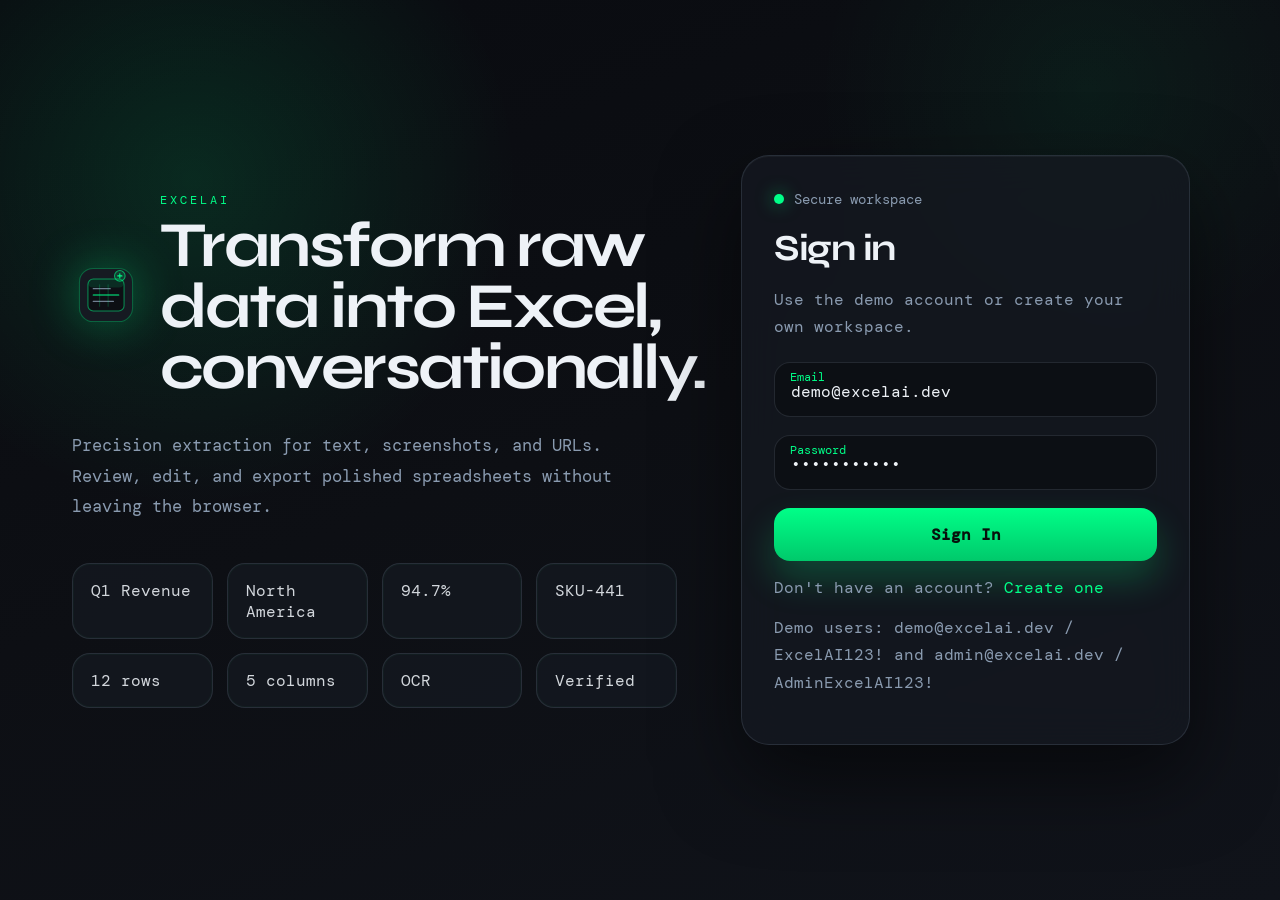
<file: excelai/frontend/index.html>
<!doctype html>
<html lang="en">
<head>
  <meta charset="utf-8" />
  <meta name="viewport" content="width=device-width, initial-scale=1" />
  <title>ExcelAI — Sign In</title>
  <link rel="icon" href="assets/logo.svg" type="image/svg+xml" />
  <link rel="preconnect" href="https://fonts.googleapis.com" />
  <link rel="preconnect" href="https://fonts.gstatic.com" crossorigin />
  <link href="https://fonts.googleapis.com/css2?family=DM+Mono:wght@400;500&family=Syne:wght@500;600;700;800&display=swap" rel="stylesheet" />
  <link rel="stylesheet" href="css/login.css" />
</head>
<body>
  <main class="login-shell">
    <section class="branding-panel">
      <div class="brand-mark">
        <img src="assets/logo.svg" alt="ExcelAI logo" />
        <div>
          <p class="eyebrow">ExcelAI</p>
          <h1>Transform raw data into Excel, conversationally.</h1>
        </div>
      </div>
      <p class="lede">Precision extraction for text, screenshots, and URLs. Review, edit, and export polished spreadsheets without leaving the browser.</p>
      <div class="floating-grid" aria-hidden="true">
        <span>Q1 Revenue</span><span>North America</span><span>94.7%</span><span>SKU-441</span>
        <span>12 rows</span><span>5 columns</span><span>OCR</span><span>Verified</span>
      </div>
    </section>

    <section class="login-card">
      <div class="card-topline">
        <span class="dot"></span>
        <span>Secure workspace</span>
      </div>
      <h2>Sign in</h2>
      <p class="subcopy">Use the demo account or create your own workspace.</p>
      <form id="loginForm" class="auth-form" autocomplete="on">
        <label class="field floating">
          <input id="email" name="email" type="email" placeholder=" " required value="demo@excelai.dev" />
          <span>Email</span>
        </label>
        <label class="field floating">
          <input id="password" name="password" type="password" placeholder=" " required value="ExcelAI123!" />
          <span>Password</span>
        </label>
        <button type="submit" class="primary-btn">Sign In</button>
      </form>
      <p class="auth-switch">Don't have an account? <button type="button" id="showSignup">Create one</button></p>
      <form id="signupForm" class="auth-form hidden" autocomplete="on">
        <label class="field floating">
          <input id="name" name="name" type="text" placeholder=" " />
          <span>Name</span>
        </label>
        <label class="field floating">
          <input id="signupEmail" name="signupEmail" type="email" placeholder=" " />
          <span>Email</span>
        </label>
        <label class="field floating">
          <input id="signupPassword" name="signupPassword" type="password" placeholder=" " />
          <span>Password</span>
        </label>
        <button type="submit" class="primary-btn">Create Account</button>
      </form>
      <p class="demo-note">Demo users: demo@excelai.dev / ExcelAI123! and admin@excelai.dev / AdminExcelAI123!</p>
    </section>
  </main>

  <div id="toastHost" class="toast-host" aria-live="polite"></div>
  <script src="js/api.js"></script>
  <script src="js/auth.js"></script>
</body>
</html>
</file>
<file: excelai/frontend/css/login.css>
:root {
  --bg: #0d0f14;
  --bg-elevated: #161a22;
  --bg-soft: #1c2030;
  --text: #eef2f7;
  --muted: #8a9bb0;
  --accent: #00ff88;
  --accent-soft: rgba(0, 255, 136, 0.14);
  --border: rgba(138, 155, 176, 0.18);
  --shadow: 0 32px 80px rgba(0, 0, 0, 0.52);
  --font-display: 'Syne', sans-serif;
  --font-body: 'DM Mono', monospace;
}

* { box-sizing: border-box; }
html, body { height: 100%; }
body {
  margin: 0;
  font-family: var(--font-body);
  color: var(--text);
  background:
    radial-gradient(circle at 15% 20%, rgba(0, 255, 136, 0.12), transparent 25%),
    radial-gradient(circle at 85% 10%, rgba(0, 255, 136, 0.06), transparent 20%),
    linear-gradient(160deg, #090b10, #0d0f14 48%, #10131a 100%);
  overflow-x: hidden;
}

body::before {
  content: '';
  position: fixed;
  inset: 0;
  pointer-events: none;
  opacity: 0.06;
  background-image:
    linear-gradient(rgba(255,255,255,0.08) 1px, transparent 1px),
    linear-gradient(90deg, rgba(255,255,255,0.08) 1px, transparent 1px);
  background-size: 56px 56px;
  mask-image: radial-gradient(circle at center, black, transparent 90%);
}

.login-shell {
  min-height: 100vh;
  display: grid;
  grid-template-columns: 1.2fr 0.9fr;
  gap: 32px;
  padding: 40px;
  align-items: center;
}

.branding-panel {
  padding: 32px;
  position: relative;
  min-height: 640px;
  display: flex;
  flex-direction: column;
  justify-content: center;
  animation: fadeUp 900ms ease both;
}

.brand-mark {
  display: flex;
  align-items: center;
  gap: 20px;
}

.brand-mark img {
  width: 68px;
  height: 68px;
  filter: drop-shadow(0 0 24px rgba(0, 255, 136, 0.35));
}

.eyebrow {
  margin: 0 0 8px;
  text-transform: uppercase;
  letter-spacing: 0.24em;
  color: var(--accent);
  font-size: 0.78rem;
}

h1, h2, h3 {
  font-family: var(--font-display);
  letter-spacing: -0.04em;
}

h1 {
  margin: 0;
  font-size: clamp(3rem, 5vw, 5.8rem);
  line-height: 0.95;
  max-width: 11ch;
}

.lede {
  margin: 32px 0 0;
  max-width: 56ch;
  color: var(--muted);
  font-size: 1.05rem;
  line-height: 1.8;
}

.floating-grid {
  display: grid;
  grid-template-columns: repeat(4, minmax(0, 1fr));
  gap: 14px;
  margin-top: 42px;
  max-width: 680px;
}

.floating-grid span {
  padding: 16px 18px;
  border: 1px solid var(--border);
  border-radius: 18px;
  background: rgba(22, 26, 34, 0.72);
  color: rgba(238, 242, 247, 0.88);
  box-shadow: inset 0 0 0 1px rgba(0, 255, 136, 0.03);
  animation: float 7s ease-in-out infinite;
}

.floating-grid span:nth-child(2n) { animation-delay: 1.2s; }
.floating-grid span:nth-child(3n) { animation-delay: 2.1s; }

.login-card {
  width: min(100%, 520px);
  justify-self: end;
  background: rgba(22, 26, 34, 0.72);
  border: 1px solid rgba(138, 155, 176, 0.18);
  border-radius: 28px;
  padding: 32px;
  backdrop-filter: blur(20px);
  box-shadow: var(--shadow), inset 0 1px 0 rgba(255,255,255,0.04);
  animation: fadeUp 900ms 120ms ease both;
}

.card-topline {
  display: inline-flex;
  align-items: center;
  gap: 10px;
  color: var(--muted);
  font-size: 0.85rem;
  margin-bottom: 18px;
}

.dot, .pulse-dot {
  width: 10px;
  height: 10px;
  border-radius: 999px;
  background: var(--accent);
  box-shadow: 0 0 18px rgba(0, 255, 136, 0.6);
}

h2 {
  margin: 0;
  font-size: 2.3rem;
}

.subcopy, .demo-note {
  color: var(--muted);
  line-height: 1.7;
}

.auth-form {
  display: grid;
  gap: 18px;
  margin-top: 22px;
}

.field {
  position: relative;
}

.field input {
  width: 100%;
  padding: 18px 16px 14px;
  border-radius: 16px;
  border: 1px solid rgba(138, 155, 176, 0.18);
  background: rgba(13, 15, 20, 0.88);
  color: var(--text);
  font: inherit;
  outline: none;
  transition: border-color 180ms ease, box-shadow 180ms ease, transform 180ms ease;
}

.field input:focus {
  border-color: rgba(0, 255, 136, 0.6);
  box-shadow: 0 0 0 4px rgba(0, 255, 136, 0.08);
}

.field span {
  position: absolute;
  left: 16px;
  top: 16px;
  color: var(--muted);
  transition: transform 180ms ease, color 180ms ease, top 180ms ease, font-size 180ms ease;
  pointer-events: none;
}

.field input:focus + span,
.field input:not(:placeholder-shown) + span {
  top: 8px;
  font-size: 0.72rem;
  color: var(--accent);
}

.primary-btn {
  width: 100%;
  border: none;
  border-radius: 16px;
  padding: 16px 18px;
  background: linear-gradient(180deg, #00ff88, #00c96b);
  color: #07110c;
  font: inherit;
  font-weight: 700;
  cursor: pointer;
  box-shadow: 0 18px 36px rgba(0, 255, 136, 0.22);
  transition: transform 180ms ease, box-shadow 180ms ease, filter 180ms ease;
}

.primary-btn:hover { transform: translateY(-1px); box-shadow: 0 20px 40px rgba(0, 255, 136, 0.3); }
.primary-btn:active { transform: translateY(0); filter: brightness(0.94); }

.auth-switch {
  margin-top: 16px;
  color: var(--muted);
}

.auth-switch button {
  color: var(--accent);
  background: none;
  border: none;
  padding: 0;
  font: inherit;
  cursor: pointer;
}

.hidden { display: none !important; }

.toast-host {
  position: fixed;
  right: 20px;
  bottom: 20px;
  display: grid;
  gap: 10px;
  z-index: 60;
}

.toast {
  min-width: 260px;
  max-width: 360px;
  padding: 14px 16px;
  border-radius: 14px;
  border: 1px solid rgba(138, 155, 176, 0.18);
  background: rgba(22, 26, 34, 0.92);
  box-shadow: var(--shadow);
  animation: toastIn 240ms ease both;
}

.toast.success { border-color: rgba(0, 255, 136, 0.35); }
.toast.warning { border-color: rgba(245, 158, 11, 0.45); }
.toast.error { border-color: rgba(248, 113, 113, 0.55); }
.toast.info { border-color: rgba(96, 165, 250, 0.45); }

@keyframes fadeUp {
  from { opacity: 0; transform: translateY(18px); }
  to { opacity: 1; transform: translateY(0); }
}

@keyframes float {
  0%, 100% { transform: translateY(0px); }
  50% { transform: translateY(-8px); }
}

@keyframes toastIn {
  from { opacity: 0; transform: translateX(16px); }
  to { opacity: 1; transform: translateX(0); }
}

@media (max-width: 1080px) {
  .login-shell { grid-template-columns: 1fr; padding: 24px; }
  .branding-panel { min-height: auto; }
  .login-card { justify-self: stretch; width: 100%; }
}

@media (max-width: 640px) {
  .login-shell {
    padding: 16px;
    gap: 24px;
  }

  .branding-panel {
    min-height: auto;
    padding: 20px 0;
  }

  .brand-mark img { width: 56px; height: 56px; }
  
  h1 {
    font-size: clamp(2rem, 6vw, 3.5rem);
    line-height: 1;
  }

  .lede {
    margin: 20px 0 0;
    font-size: 0.95rem;
    line-height: 1.6;
  }

  .floating-grid {
    grid-template-columns: repeat(2, minmax(0, 1fr));
    gap: 10px;
    margin-top: 28px;
  }

  .floating-grid span {
    padding: 12px 14px;
    font-size: 0.8rem;
    border-radius: 14px;
  }

  .login-card {
    justify-self: stretch;
    width: 100%;
    padding: 24px;
    border-radius: 20px;
  }

  .card-topline { font-size: 0.8rem; margin-bottom: 14px; }
  
  h2 { font-size: 1.8rem; margin-bottom: 12px; }
  
  .subcopy { font-size: 0.9rem; margin-bottom: 10px; }
  .demo-note { font-size: 0.85rem; margin-bottom: 14px; }

  .auth-form { gap: 14px; margin-top: 16px; }

  .field input {
    padding: 14px 14px 12px;
    font-size: 0.95rem;
    border-radius: 14px;
  }

  .field span {
    left: 14px;
    top: 14px;
    font-size: 0.8rem;
  }

  .field input:focus + span,
  .field input:not(:placeholder-shown) + span {
    top: 6px;
    font-size: 0.65rem;
  }

  .primary-btn {
    padding: 14px 16px;
    font-size: 0.95rem;
    min-height: 44px;
    border-radius: 14px;
  }

  .auth-switch {
    margin-top: 14px;
    font-size: 0.85rem;
  }

  .toast-host { right: 12px; bottom: 12px; }
  .toast {
    min-width: 240px;
    max-width: calc(100vw - 24px);
    padding: 12px 14px;
    font-size: 0.85rem;
    border-radius: 12px;
  }
}

/* Ultra Mobile: <= 480px */
@media (max-width: 480px) {
  .login-shell {
    padding: 12px;
    gap: 20px;
  }

  .branding-panel {
    min-height: auto;
    padding: 16px 0;
  }

  .brand-mark img { width: 48px; height: 48px; }

  h1 {
    font-size: clamp(1.5rem, 5vw, 2.8rem);
    max-width: 12ch;
  }

  .eyebrow { font-size: 0.7rem; letter-spacing: 0.2em; }
  .lede { font-size: 0.9rem; margin: 16px 0 0; }

  .floating-grid {
    grid-template-columns: repeat(2, minmax(0, 1fr));
    gap: 8px;
    margin-top: 20px;
  }

  .floating-grid span {
    padding: 10px 12px;
    font-size: 0.75rem;
    border-radius: 12px;
  }

  .login-card {
    padding: 20px;
    border-radius: 18px;
  }

  h2 { font-size: 1.6rem; }
  .card-topline { font-size: 0.75rem; }
  .subcopy, .demo-note { font-size: 0.85rem; }

  .auth-form { gap: 12px; margin-top: 14px; }

  .field input {
    padding: 12px 12px 10px;
    font-size: 0.9rem;
    border-radius: 12px;
  }

  .field span {
    left: 12px;
    top: 12px;
    font-size: 0.75rem;
  }

  .field input:focus + span,
  .field input:not(:placeholder-shown) + span {
    top: 5px;
    font-size: 0.6rem;
  }

  .primary-btn {
    padding: 12px 14px;
    font-size: 0.9rem;
    min-height: 42px;
    border-radius: 12px;
  }

  .auth-switch { font-size: 0.8rem; }

  .toast-host { right: 8px; bottom: 8px; }
  .toast {
    min-width: 200px;
    max-width: calc(100vw - 16px);
    padding: 10px 12px;
    font-size: 0.8rem;
  }
}

/* Landscape Mobile */
@media (max-width: 900px) and (max-height: 500px) {
  .login-shell {
    grid-template-columns: 1fr;
    padding: 12px;
    gap: 12px;
  }

  .branding-panel { display: none; }
  .login-card { width: 100%; max-width: 100%; }
  
  h1 { font-size: 2rem; }
  h2 { font-size: 1.5rem; }
  .auth-form { gap: 10px; }
}
</file>
<file: excelai/frontend/css/app.css>
:root {
  --bg: #0d0f14;
  --bg-elevated: #161a22;
  --bg-soft: #1c2030;
  --text: #eef2f7;
  --muted: #8a9bb0;
  --accent: #00ff88;
  --accent-soft: rgba(0, 255, 136, 0.14);
  --accent-border: rgba(0, 255, 136, 0.38);
  --warning: #f5b84c;
  --danger: #ff7272;
  --border: rgba(138, 155, 176, 0.18);
  --shadow: 0 26px 70px rgba(0, 0, 0, 0.42);
  --font-display: 'Syne', sans-serif;
  --font-body: 'DM Mono', monospace;
}

* { box-sizing: border-box; }
html, body { height: 100%; }
body {
  margin: 0;
  font-family: var(--font-body);
  color: var(--text);
  background:
    radial-gradient(circle at 10% 0%, rgba(0, 255, 136, 0.09), transparent 20%),
    radial-gradient(circle at 90% 12%, rgba(0, 255, 136, 0.04), transparent 16%),
    linear-gradient(180deg, #090b10, #0d0f14 34%, #10141b 100%);
  overflow: hidden;
}

body::before {
  content: '';
  position: fixed;
  inset: 0;
  pointer-events: none;
  opacity: 0.06;
  background-image:
    linear-gradient(rgba(255,255,255,0.08) 1px, transparent 1px),
    linear-gradient(90deg, rgba(255,255,255,0.08) 1px, transparent 1px);
  background-size: 56px 56px;
  mask-image: radial-gradient(circle at center, black, transparent 88%);
}

.hidden, .hidden-input { display: none !important; }

.app-shell {
  height: 100vh;
  display: grid;
  grid-template-rows: auto 1fr auto;
}

.toolbar {
  display: flex;
  align-items: stretch;
  gap: 12px;
  padding: 12px 18px;
  border-bottom: 1px solid var(--border);
  background: rgba(13, 15, 20, 0.84);
  backdrop-filter: blur(20px);
  position: relative;
  z-index: 5;
}

.toolbar-group {
  display: flex;
  align-items: center;
  gap: 8px;
  padding-right: 12px;
  border-right: 1px solid rgba(138, 155, 176, 0.14);
}

.toolbar-group:last-child {
  border-right: none;
  padding-right: 0;
  margin-left: auto;
}

.toolbar-button {
  position: relative;
  min-width: 84px;
  padding: 10px 12px 12px;
  border-radius: 14px;
  border: 1px solid transparent;
  background: transparent;
  color: var(--text);
  cursor: pointer;
  transition: transform 160ms ease, background 160ms ease, border-color 160ms ease, box-shadow 160ms ease, opacity 160ms ease;
}

.toolbar-button:hover:not(:disabled) {
  background: rgba(22, 26, 34, 0.95);
  border-color: rgba(0, 255, 136, 0.26);
  box-shadow: 0 0 0 1px rgba(0, 255, 136, 0.12), 0 0 24px rgba(0, 255, 136, 0.08);
  transform: translateY(-1px);
}

.toolbar-button:active:not(:disabled), .toolbar-button.active {
  background: rgba(22, 26, 34, 1);
  transform: translateY(0);
  box-shadow: inset 0 1px 0 rgba(255,255,255,0.04);
}

.toolbar-button:disabled {
  opacity: 0.38;
  cursor: not-allowed;
}

.toolbar-button .icon {
  display: block;
  font-size: 1.1rem;
  line-height: 1;
}

.toolbar-button .label {
  display: block;
  margin-top: 6px;
  font-size: 0.72rem;
  color: rgba(238, 242, 247, 0.9);
}

.toolbar-button .state-dot {
  position: absolute;
  top: 8px;
  right: 8px;
  width: 8px;
  height: 8px;
  border-radius: 999px;
  background: transparent;
}

.toolbar-button.active .state-dot { background: var(--accent); box-shadow: 0 0 12px rgba(0,255,136,0.5); }

.account-chip {
  display: flex;
  align-items: center;
  gap: 12px;
  padding: 0 6px 0 12px;
  border-left: 1px solid rgba(138, 155, 176, 0.14);
}

.account-avatar {
  width: 38px;
  height: 38px;
  border-radius: 50%;
  display: grid;
  place-items: center;
  background: linear-gradient(180deg, rgba(0,255,136,0.18), rgba(0,255,136,0.06));
  color: var(--accent);
  border: 1px solid rgba(0, 255, 136, 0.25);
}

.account-copy {
  display: grid;
  gap: 2px;
}

.account-copy strong {
  font-family: var(--font-display);
  font-size: 0.98rem;
}

.account-copy span {
  font-size: 0.76rem;
  color: var(--muted);
}

.workspace {
  min-height: 0;
  display: grid;
  grid-template-columns: minmax(340px, 40%) minmax(480px, 60%);
  gap: 16px;
  padding: 16px;
}

.chat-panel, .table-panel {
  min-height: 0;
  display: grid;
  grid-template-rows: auto auto auto 1fr;
  background: rgba(22, 26, 34, 0.82);
  border: 1px solid var(--border);
  border-radius: 24px;
  box-shadow: var(--shadow), inset 0 1px 0 rgba(255,255,255,0.03);
  overflow: hidden;
}

.panel-header {
  display: flex;
  align-items: center;
  justify-content: space-between;
  gap: 12px;
  padding: 18px 18px 14px;
  border-bottom: 1px solid rgba(138, 155, 176, 0.12);
}

.panel-header h2 {
  margin: 0;
  font-family: var(--font-display);
  font-size: 1.55rem;
}

.panel-header p { margin: 6px 0 0; color: var(--muted); }
.cursor-dot, .pulse-dot {
  width: 10px;
  height: 10px;
  border-radius: 50%;
  background: var(--accent);
  box-shadow: 0 0 14px rgba(0, 255, 136, 0.58);
  animation: pulse 1.4s ease-in-out infinite;
}

.message-stream {
  min-height: 240px;
  max-height: 320px;
  overflow: auto;
  padding: 18px;
  display: grid;
  gap: 12px;
}

.message {
  padding: 14px 16px;
  border-radius: 18px;
  line-height: 1.7;
  animation: fadeUp 280ms ease both;
}

.message.user {
  justify-self: end;
  max-width: 86%;
  background: rgba(5, 46, 44, 0.8);
  border: 1px solid rgba(45, 212, 191, 0.18);
}

.message.ai {
  max-width: 92%;
  background: rgba(13, 15, 20, 0.9);
  border-left: 3px solid var(--accent);
  border: 1px solid rgba(0, 255, 136, 0.14);
}

.message.system {
  width: 100%;
  background: rgba(92, 64, 0, 0.28);
  border: 1px solid rgba(245, 184, 76, 0.24);
  color: #f8e7bf;
}

.message-meta {
  display: flex;
  flex-wrap: wrap;
  gap: 8px;
  margin-top: 10px;
  font-size: 0.72rem;
  color: var(--muted);
}

.badge {
  display: inline-flex;
  align-items: center;
  gap: 6px;
  padding: 8px 12px;
  border-radius: 999px;
  border: 1px solid rgba(0, 255, 136, 0.18);
  background: rgba(0, 255, 136, 0.06);
  color: var(--accent);
  font-size: 0.76rem;
}

.badge-soft {
  background: rgba(138, 155, 176, 0.08);
  border-color: rgba(138, 155, 176, 0.16);
  color: var(--muted);
}

.input-switcher {
  display: flex;
  gap: 10px;
  padding: 0 18px 14px;
  border-bottom: 1px solid rgba(138, 155, 176, 0.08);
}

.mode-btn, .secondary-btn, .ghost-btn {
  border-radius: 14px;
  border: 1px solid rgba(138, 155, 176, 0.18);
  background: rgba(13, 15, 20, 0.82);
  color: var(--text);
  padding: 12px 14px;
  font: inherit;
  cursor: pointer;
  transition: 160ms ease;
}

.mode-btn.active {
  border-color: rgba(0, 255, 136, 0.35);
  background: rgba(0, 255, 136, 0.08);
  color: var(--accent);
}

.input-stack {
  padding: 18px;
  display: grid;
}

.mode-form {
  display: grid;
  gap: 14px;
  align-content: start;
}

.floating {
  position: relative;
}

.floating input, .floating textarea {
  width: 100%;
  border-radius: 16px;
  border: 1px solid rgba(138, 155, 176, 0.18);
  background: rgba(13, 15, 20, 0.92);
  color: var(--text);
  padding: 18px 16px 14px;
  outline: none;
  font: inherit;
  transition: border-color 160ms ease, box-shadow 160ms ease;
}

.floating textarea {
  resize: vertical;
  min-height: 180px;
}

.floating input:focus, .floating textarea:focus {
  border-color: rgba(0, 255, 136, 0.6);
  box-shadow: 0 0 0 4px rgba(0, 255, 136, 0.08);
}

.floating span {
  position: absolute;
  left: 16px;
  top: 16px;
  color: var(--muted);
  pointer-events: none;
  transition: 160ms ease;
  font-size: 0.86rem;
}

.floating input:focus + span,
.floating input:not(:placeholder-shown) + span,
.floating textarea:focus + span,
.floating textarea:not(:placeholder-shown) + span {
  top: 8px;
  font-size: 0.72rem;
  color: var(--accent);
}

.dropzone {
  min-height: 160px;
  border-radius: 20px;
  border: 1.5px dashed rgba(0, 255, 136, 0.24);
  background: rgba(13, 15, 20, 0.82);
  display: grid;
  place-items: center;
  text-align: center;
  padding: 18px;
  cursor: pointer;
}

.dropzone input { display: none; }
.dropzone strong { display: block; font-family: var(--font-display); font-size: 1.15rem; }
.dropzone span { display: block; margin-top: 8px; color: var(--muted); }
.image-preview {
  width: 100%;
  max-height: 180px;
  object-fit: cover;
  border-radius: 16px;
  border: 1px solid rgba(138, 155, 176, 0.18);
}

.primary-btn {
  border: none;
  border-radius: 16px;
  padding: 14px 16px;
  background: linear-gradient(180deg, #00ff88, #00c96b);
  color: #07110c;
  font: inherit;
  font-weight: 700;
  cursor: pointer;
  box-shadow: 0 18px 34px rgba(0, 255, 136, 0.18);
  transition: transform 160ms ease, box-shadow 160ms ease, filter 160ms ease;
}

.primary-btn:hover { transform: translateY(-1px); box-shadow: 0 22px 40px rgba(0, 255, 136, 0.26); }
.primary-btn:active { transform: translateY(0); filter: brightness(0.95); }

.table-header { grid-template-columns: 1fr auto; }
.badge-group { display: flex; gap: 10px; flex-wrap: wrap; justify-content: flex-end; }

.confirmation-bar {
  margin: 0 18px 14px;
  padding: 16px 18px;
  border-radius: 18px;
  border: 1px solid rgba(0, 255, 136, 0.2);
  background: rgba(0, 255, 136, 0.06);
  display: flex;
  justify-content: space-between;
  align-items: center;
  gap: 14px;
}

.bar-actions { display: flex; gap: 10px; flex-wrap: wrap; }
.secondary-btn:hover, .ghost-btn:hover { border-color: rgba(0, 255, 136, 0.3); background: rgba(0, 255, 136, 0.06); }

.table-stage {
  min-height: 0;
  position: relative;
  overflow: hidden;
}

.empty-state {
  position: absolute;
  inset: 0;
  display: grid;
  place-items: center;
  text-align: center;
  gap: 10px;
  padding: 24px;
  color: var(--muted);
}

.empty-illustration {
  width: 120px;
  height: 90px;
  border-radius: 18px;
  border: 1px solid rgba(138, 155, 176, 0.2);
  background:
    linear-gradient(rgba(0,255,136,0.1) 1px, transparent 1px),
    linear-gradient(90deg, rgba(0,255,136,0.1) 1px, transparent 1px),
    rgba(13, 15, 20, 0.92);
  background-size: 18px 18px;
  box-shadow: inset 0 0 0 1px rgba(0,255,136,0.06);
}

.table-wrapper, .raw-json {
  height: 100%;
  overflow: auto;
  padding: 0 18px 18px;
}

.table-scroll {
  min-width: 100%;
  overflow: auto;
  border: 1px solid rgba(138, 155, 176, 0.14);
  border-radius: 18px;
}

table {
  width: 100%;
  border-collapse: separate;
  border-spacing: 0;
  min-width: 100%;
  font-size: 0.88rem;
}

th, td {
  padding: 14px 12px;
  border-bottom: 1px solid rgba(138, 155, 176, 0.12);
  border-right: 1px solid rgba(138, 155, 176, 0.06);
  vertical-align: top;
}

th {
  position: sticky;
  top: 0;
  z-index: 2;
  background: #0d0f14;
  color: var(--accent);
  text-align: left;
  cursor: pointer;
  white-space: nowrap;
}

tbody tr:nth-child(odd) td { background: #161a22; }
tbody tr:nth-child(even) td { background: #1c2030; }
tbody tr:hover td { background: rgba(0, 255, 136, 0.05); }

td[contenteditable="true"] {
  outline: none;
}

td.editing {
  box-shadow: inset 0 0 0 1px rgba(0, 255, 136, 0.35);
  background: rgba(0, 255, 136, 0.04) !important;
}

.low-confidence {
  text-decoration: underline dotted var(--warning);
  text-underline-offset: 3px;
}

.sort-indicator {
  margin-left: 6px;
  color: var(--muted);
}

.skeleton {
  display: grid;
  gap: 12px;
  padding: 18px;
}

.skeleton-row {
  height: 18px;
  border-radius: 999px;
  background: linear-gradient(90deg, rgba(255,255,255,0.04), rgba(0,255,136,0.12), rgba(255,255,255,0.04));
  background-size: 200% 100%;
  animation: shimmer 1.2s linear infinite;
}

.skeleton-row:nth-child(2) { width: 92%; }
.skeleton-row:nth-child(3) { width: 84%; }
.skeleton-row:nth-child(4) { width: 96%; }
.skeleton-row:nth-child(5) { width: 78%; }

.raw-json {
  color: #dce6f1;
  font-size: 0.82rem;
  white-space: pre-wrap;
}

.stats-grid {
  display: grid;
  grid-template-columns: repeat(auto-fit, minmax(220px, 1fr));
  gap: 12px;
  padding: 4px 0 18px;
}

.stat-card {
  padding: 14px 16px;
  border-radius: 16px;
  border: 1px solid rgba(138, 155, 176, 0.14);
  background: rgba(13, 15, 20, 0.9);
}

.stat-card strong {
  display: block;
  margin-bottom: 8px;
  color: var(--accent);
}

.stat-card span {
  color: var(--muted);
}

.footer-note {
  padding: 0 18px 18px;
  color: var(--muted);
  font-size: 0.78rem;
}

.status-bar {
  min-height: 28px;
  display: grid;
  grid-template-columns: 1fr 1fr 1fr;
  align-items: center;
  gap: 12px;
  padding: 6px 18px;
  font-size: 0.75rem;
  color: var(--muted);
  border-top: 1px solid rgba(138, 155, 176, 0.12);
  background: rgba(13, 15, 20, 0.9);
}

.status-bar > div:nth-child(2) { text-align: center; }
.status-bar > div:nth-child(3) { text-align: right; }

.toast-host {
  position: fixed;
  right: 20px;
  bottom: 20px;
  display: grid;
  gap: 10px;
  z-index: 60;
}

.toast {
  min-width: 260px;
  max-width: 360px;
  padding: 14px 16px;
  border-radius: 14px;
  border: 1px solid rgba(138, 155, 176, 0.18);
  background: rgba(22, 26, 34, 0.95);
  box-shadow: var(--shadow);
  animation: toastIn 240ms ease both;
}

.toast.success { border-color: rgba(0, 255, 136, 0.35); }
.toast.warning { border-color: rgba(245, 184, 76, 0.45); }
.toast.error { border-color: rgba(248, 113, 113, 0.55); }
.toast.info { border-color: rgba(96, 165, 250, 0.45); }

table thead th:first-child { border-top-left-radius: 18px; }
table thead th:last-child { border-top-right-radius: 18px; }

table tbody tr:last-child td:first-child { border-bottom-left-radius: 18px; }
table tbody tr:last-child td:last-child { border-bottom-right-radius: 18px; }

.empty-screen {
  color: var(--muted);
  text-align: center;
  padding: 48px 24px;
}

@keyframes fadeUp {
  from { opacity: 0; transform: translateY(12px); }
  to { opacity: 1; transform: translateY(0); }
}

@keyframes shimmer {
  0% { background-position: 200% 0; }
  100% { background-position: -200% 0; }
}

@keyframes toastIn {
  from { opacity: 0; transform: translateX(16px); }
  to { opacity: 1; transform: translateX(0); }
}

@keyframes pulse {
  0%, 100% { transform: scale(1); opacity: 0.7; }
  50% { transform: scale(1.16); opacity: 1; }
}

@media (max-width: 1180px) {
  body { overflow: auto; }
  .workspace {
    grid-template-columns: 1fr;
    height: auto;
  }
  .chat-panel, .table-panel {
    min-height: 640px;
  }
}

@media (max-width: 860px) {
  .toolbar {
    flex-wrap: nowrap;
    overflow-x: auto;
    -webkit-overflow-scrolling: touch;
    scrollbar-width: thin;
    padding-bottom: 14px;
  }

  .toolbar-group {
    flex: 0 0 auto;
  }

  .toolbar-group:last-child {
    margin-left: 0;
    width: auto;
    justify-content: flex-start;
  }

  .status-bar { grid-template-columns: 1fr; text-align: center; }
  .status-bar > div:nth-child(2), .status-bar > div:nth-child(3) { text-align: center; }
}

@media (max-width: 720px) {
  .workspace { padding: 10px; gap: 10px; }
  .panel-header { align-items: flex-start; }
  .panel-header h2 { font-size: 1.35rem; }
  .input-switcher {
    overflow-x: auto;
    -webkit-overflow-scrolling: touch;
    flex-wrap: nowrap;
    padding-bottom: 12px;
  }
  .mode-btn { white-space: nowrap; flex: 0 0 auto; }
  .confirmation-bar { flex-direction: column; align-items: stretch; }
  .bar-actions { justify-content: stretch; }
  .bar-actions > button,
  .input-stack .primary-btn,
  .mode-form .primary-btn {
    width: 100%;
  }
  .toolbar-button { min-width: 72px; }
  .toolbar-button .label { font-size: 0.68rem; }
  .toolbar-button .icon { font-size: 1rem; }
  .account-chip {
    min-width: 0;
    gap: 8px;
    padding-left: 10px;
  }
  .account-copy strong,
  .account-copy span {
    white-space: nowrap;
    overflow: hidden;
    text-overflow: ellipsis;
    max-width: 120px;
    display: block;
  }
}

/* Enhanced Mobile View: <= 640px */
@media (max-width: 640px) {
  /* Layout & Spacing */
  .app-shell { height: 100dvh; }
  body { overflow-y: auto; }
  .workspace {
    grid-template-columns: 1fr;
    padding: 8px;
    gap: 8px;
    height: auto;
  }

  /* Toolbar Optimization */
  .toolbar {
    padding: 10px 12px;
    gap: 8px;
    flex-wrap: wrap;
    overflow-x: auto;
    -webkit-overflow-scrolling: touch;
  }

  .toolbar-group {
    flex: 0 0 auto;
    padding-right: 8px;
    gap: 6px;
  }

  .toolbar-group:last-child {
    margin-left: auto;
    width: auto;
  }

  .toolbar-button {
    min-width: 60px;
    padding: 8px 10px;
    border-radius: 12px;
  }

  .toolbar-button .icon { font-size: 0.95rem; }
  .toolbar-button .label { font-size: 0.62rem; margin-top: 4px; }

  .account-chip {
    flex: 0 0 auto;
    border-left: none;
    padding: 0 6px;
  }

  .account-avatar { width: 32px; height: 32px; font-size: 0.85rem; }
  .account-copy strong { font-size: 0.85rem; max-width: 80px; }
  .account-copy span { font-size: 0.65rem; }

  /* Panels */
  .chat-panel, .table-panel {
    min-height: auto;
    max-height: none;
    border-radius: 16px;
  }

  .panel-header {
    padding: 14px 14px 10px;
    flex-direction: column;
    align-items: flex-start;
    gap: 10px;
  }

  .panel-header h2 { font-size: 1.2rem; margin: 0; }
  .panel-header p { margin: 4px 0 0; font-size: 0.75rem; }
  
  .badge-group {
    width: 100%;
    justify-content: flex-start;
  }

  .badge {
    padding: 6px 10px;
    font-size: 0.7rem;
  }

  /* Message Stream */
  .message-stream {
    min-height: 120px;
    max-height: 180px;
    padding: 12px;
    gap: 10px;
  }

  .message {
    padding: 12px 14px;
    font-size: 0.85rem;
    line-height: 1.5;
    border-radius: 14px;
  }

  .message.user { max-width: 88%; }
  .message.ai { max-width: 94%; }

  /* Input Switcher */
  .input-switcher {
    padding: 0 14px 10px;
    gap: 6px;
    border-bottom: 1px solid rgba(138, 155, 176, 0.08);
  }

  .mode-btn {
    padding: 10px 12px;
    font-size: 0.75rem;
    min-width: 70px;
  }

  /* Input Stack */
  .input-stack {
    padding: 14px;
    gap: 12px;
  }

  .mode-form {
    gap: 12px;
  }

  .floating input,
  .floating textarea {
    padding: 14px 14px 12px;
    font-size: 0.9rem;
    border-radius: 14px;
  }

  .floating textarea {
    min-height: 120px;
    resize: none;
  }

  .floating span {
    left: 14px;
    top: 14px;
    font-size: 0.8rem;
  }

  .floating input:focus + span,
  .floating input:not(:placeholder-shown) + span,
  .floating textarea:focus + span,
  .floating textarea:not(:placeholder-shown) + span {
    top: 6px;
    font-size: 0.65rem;
  }

  /* Dropzone */
  .dropzone {
    min-height: 140px;
    padding: 16px;
    border-radius: 16px;
  }

  .dropzone strong { font-size: 1rem; }
  .dropzone span { font-size: 0.75rem; margin-top: 6px; }

  .image-preview {
    max-height: 140px;
  }

  /* Buttons */
  .primary-btn,
  .secondary-btn,
  .ghost-btn {
    width: 100%;
    padding: 14px 14px;
    border-radius: 14px;
    font-size: 0.9rem;
    min-height: 44px;
    display: flex;
    align-items: center;
    justify-content: center;
  }

  .mode-btn {
    min-height: 40px;
    padding: 10px 12px;
  }

  /* Confirmation Bar */
  .confirmation-bar {
    margin: 0 14px 10px;
    padding: 14px;
    flex-direction: column;
    align-items: stretch;
    gap: 10px;
  }

  .confirmation-bar > div:first-child {
    display: flex;
    flex-direction: column;
    gap: 4px;
  }

  .confirmation-bar strong { font-size: 0.9rem; }
  .confirmation-bar span { font-size: 0.75rem; }

  .bar-actions {
    flex-direction: column;
    gap: 8px;
  }

  .bar-actions button {
    width: 100%;
    padding: 12px 14px;
  }

  /* Table Panel */
  .table-header {
    grid-template-columns: 1fr;
  }

  .table-wrapper {
    padding: 0 14px 14px;
  }

  .table-scroll {
    overflow-x: auto;
    -webkit-overflow-scrolling: touch;
    border-radius: 14px;
  }

  table {
    font-size: 0.8rem;
  }

  th, td {
    padding: 10px 8px;
    border-bottom: 1px solid rgba(138, 155, 176, 0.12);
    border-right: 1px solid rgba(138, 155, 176, 0.06);
  }

  th {
    white-space: nowrap;
    font-size: 0.75rem;
  }

  .low-confidence { text-underline-offset: 2px; }
  .sort-indicator { margin-left: 4px; font-size: 0.75rem; }

  /* Stats Grid */
  .stats-grid {
    grid-template-columns: 1fr;
    gap: 10px;
    padding: 4px 0 14px;
  }

  .stat-card {
    padding: 12px 14px;
    font-size: 0.85rem;
  }

  .stat-card strong { font-size: 0.8rem; margin-bottom: 6px; }
  .stat-card span { font-size: 0.75rem; }

  /* Footer */
  .footer-note {
    padding: 0 14px 14px;
    font-size: 0.7rem;
  }

  /* Status Bar */
  .status-bar {
    min-height: 24px;
    grid-template-columns: 1fr;
    gap: 6px;
    padding: 4px 14px;
    font-size: 0.7rem;
  }

  /* Empty State */
  .empty-state {
    gap: 8px;
    padding: 20px;
  }

  .empty-illustration {
    width: 100px;
    height: 80px;
  }

  .empty-state h3 { font-size: 1.05rem; }

  /* Raw JSON */
  .raw-json {
    padding: 0 14px 14px;
    font-size: 0.75rem;
  }

  /* Toast */
  .toast-host {
    right: 10px;
    bottom: 10px;
    gap: 8px;
  }

  .toast {
    min-width: 240px;
    max-width: calc(100vw - 20px);
    padding: 12px 14px;
    font-size: 0.85rem;
    border-radius: 12px;
  }

  /* Hide overflow on touch */
  textarea::-webkit-scrollbar { display: none; }
  textarea { -ms-overflow-style: none; overflow-y: scroll; }
}

/* Ultra Mobile: <= 480px */
@media (max-width: 480px) {
  .panel-header h2 { font-size: 1.1rem; }
  .toolbar-button { min-width: 55px; padding: 7px 9px; }
  .toolbar-button .icon { font-size: 0.9rem; }
  .toolbar-button .label { font-size: 0.58rem; }
  .message { font-size: 0.8rem; padding: 10px 12px; }
  .message-stream { min-height: 100px; max-height: 150px; padding: 10px; }
  .mode-btn { min-width: 60px; padding: 9px 11px; font-size: 0.7rem; }
  .floating input, .floating textarea { padding: 12px 12px 10px; font-size: 0.85rem; }
  .floating textarea { min-height: 100px; }
  .primary-btn, .secondary-btn, .ghost-btn { padding: 12px 12px; font-size: 0.85rem; min-height: 42px; }
  th, td { padding: 8px 6px; }
  table { font-size: 0.75rem; }
  .confirmation-bar { margin: 0 12px 10px; padding: 12px; }
  .input-stack { padding: 12px; }
  .table-wrapper { padding: 0 12px 12px; }
  .badge { padding: 5px 9px; font-size: 0.65rem; }
  .account-avatar { width: 30px; height: 30px; font-size: 0.8rem; }
  .toast-host { right: 8px; bottom: 8px; }
  .toast { min-width: 200px; max-width: calc(100vw - 16px); padding: 10px 12px; font-size: 0.8rem; }
}

/* Landscape Mobile */
@media (max-width: 900px) and (max-height: 500px) {
  .message-stream { max-height: 120px; }
  .floating textarea { min-height: 100px; }
  .workspace { gap: 6px; }
  .chat-panel, .table-panel { border-radius: 14px; }
}
</file>
